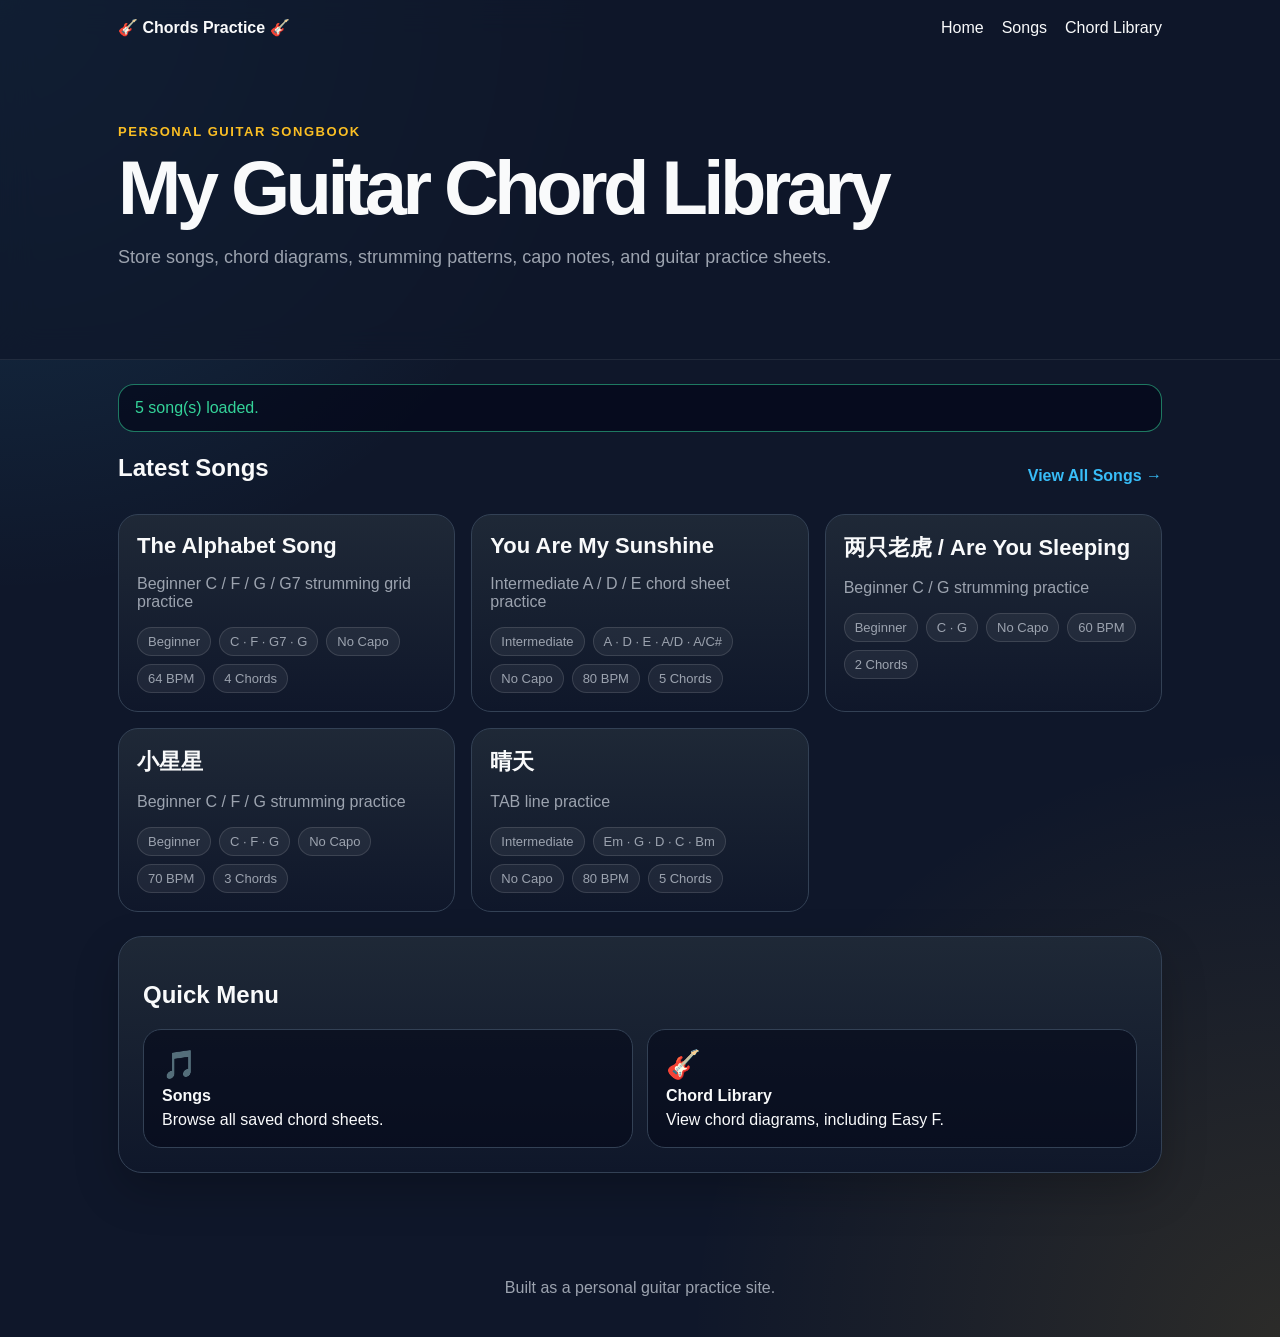
<file: index.html>
<!DOCTYPE html>
<html lang="zh-Hans">
<head>
  <meta charset="UTF-8" />
  <meta name="viewport" content="width=device-width, initial-scale=1.0" />
  <title>Guitar Chords Practice</title>
  <link rel="stylesheet" href="style.css" />
</head>
<body>
  <header class="site-header">
    <nav class="nav">
      <a class="logo" href="index.html">🎸 Chords Practice 🎸</a>
      <a href="index.html">Home</a>
      <a href="songs.html">Songs</a>
      <a href="chords.html">Chord Library</a>
    </nav>

    <section class="hero">
      <p class="eyebrow">Personal Guitar Songbook</p>
      <h1>My Guitar Chord Library</h1>
      <p class="hero-text">
        Store songs, chord diagrams, strumming patterns, capo notes, and guitar practice sheets.
      </p>
    </section>
  </header>

  <main class="container">
    <section class="status-card" id="statusBox">Loading songs...</section>

  <section>
    <div class="section-heading-row">
      <h2 class="section-title">Latest Songs</h2>
      <a class="text-link" href="songs.html">View All Songs →</a>
    </div>

    <div id="latestSongsGrid" class="song-grid compact"></div>
  </section>

    <section class="card quick-menu-card">
      <h2>Quick Menu</h2>
      <div class="quick-menu-grid">
        <a class="quick-menu-item" href="songs.html">
          <span class="quick-icon">🎵</span>
          <strong>Songs</strong>
          <span>Browse all saved chord sheets.</span>
        </a>
        <a class="quick-menu-item" href="chords.html">
          <span class="quick-icon">🎸</span>
          <strong>Chord Library</strong>
          <span>View chord diagrams, including Easy F.</span>
        </a>
      </div>
    </section>
  </main>

  <footer class="footer">
    Built as a personal guitar practice site.
  </footer>

  <script src="chords.js"></script>
  <script src="app.js"></script>
</body>
</html>
</file>
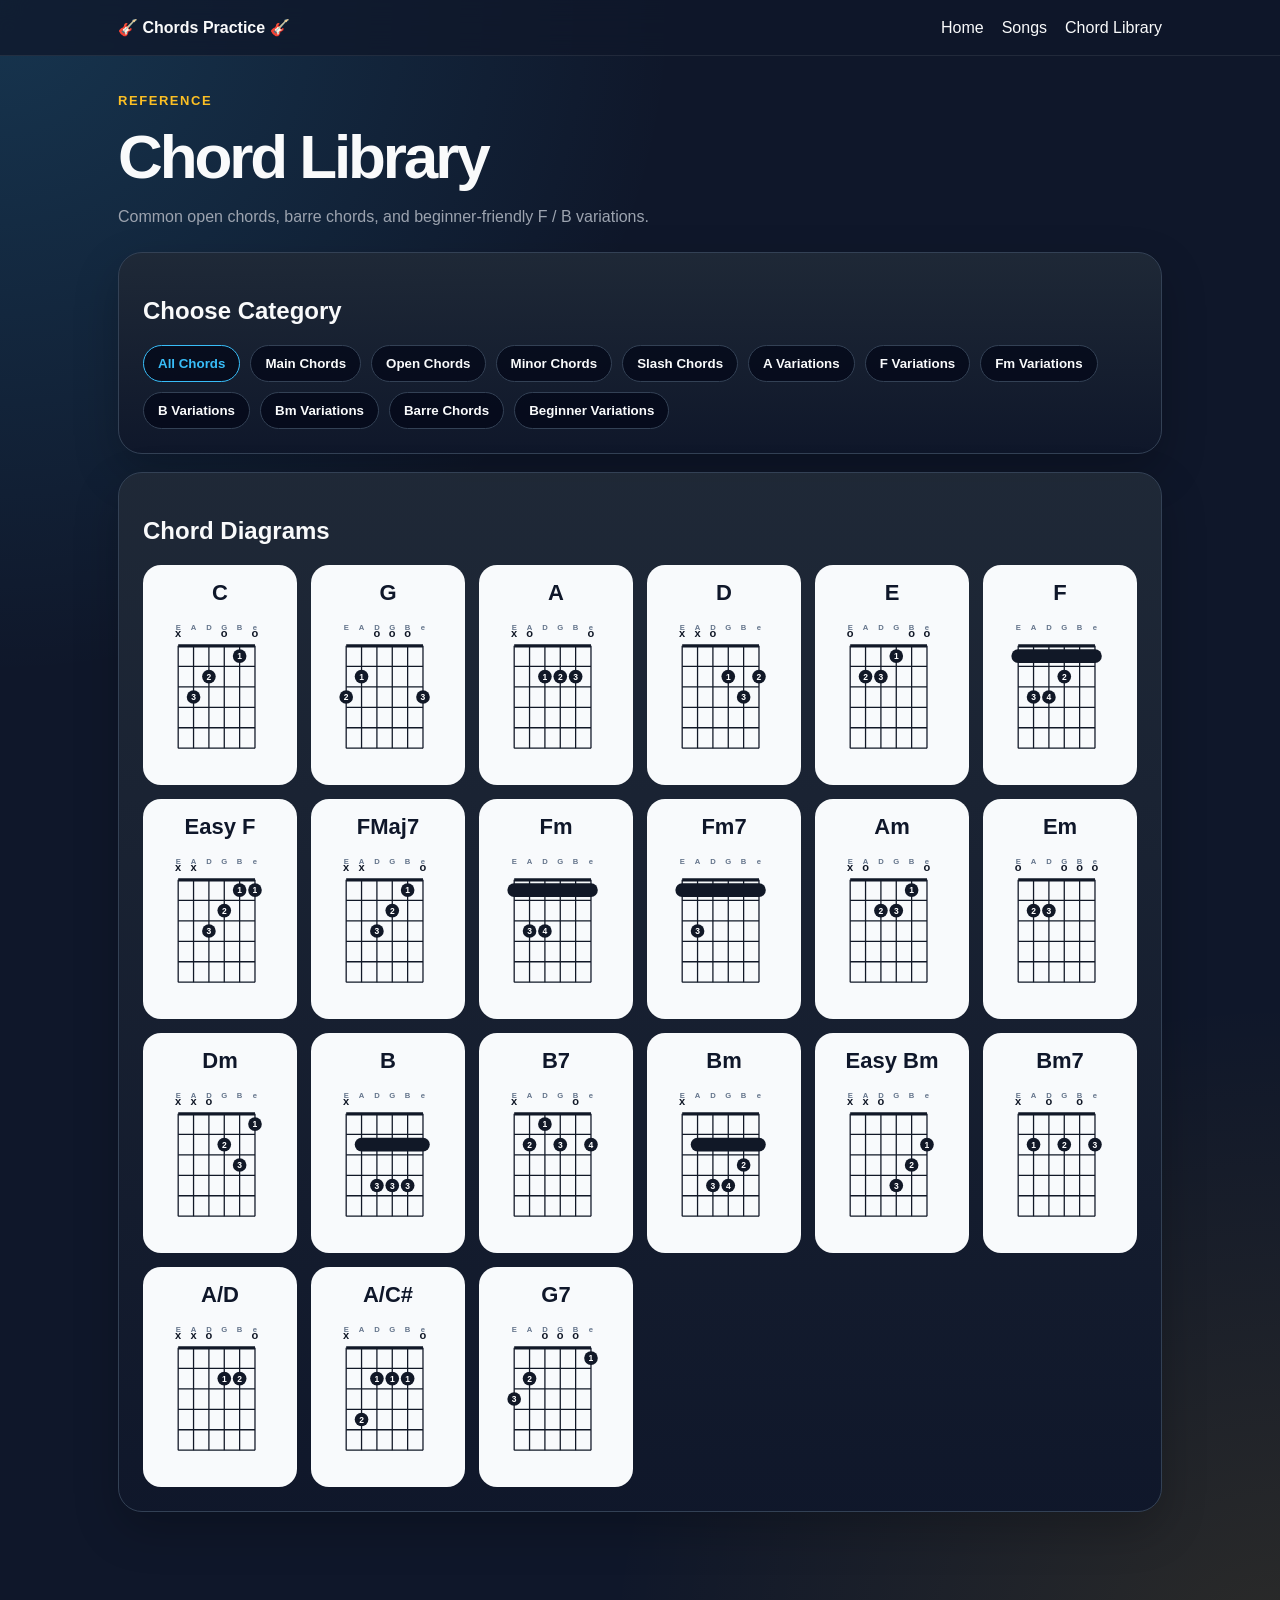
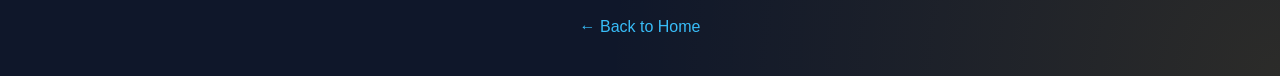
<file: chords.html>
<!DOCTYPE html>
<html lang="zh-Hans">
<head>
  <meta charset="UTF-8" />
  <meta name="viewport" content="width=device-width, initial-scale=1.0" />
  <title>Chord Library - Guitar Chords Practice</title>
  <link rel="stylesheet" href="style.css" />
</head>
<body>
  <header class="compact-header">
    <nav class="nav">
      <a class="logo" href="index.html">🎸 Chords Practice 🎸</a>
      <a href="index.html">Home</a>
      <a href="songs.html">Songs</a>
      <a href="chords.html">Chord Library</a>
    </nav>
  </header>

  <main class="container">
    <section class="page-intro">
      <p class="eyebrow">Reference</p>
      <h1>Chord Library</h1>
      <p class="muted">Common open chords, barre chords, and beginner-friendly F / B variations.</p>
    </section>

    <section class="card">
      <h2>Choose Category</h2>
      <div id="categoryButtons" class="category-pills"></div>
    </section>

    <section class="card">
      <h2>Chord Diagrams</h2>
      <div id="chordLibraryGrid" class="chord-grid"></div>
    </section>
  </main>

  <footer class="footer">
    <a href="index.html">← Back to Home</a>
  </footer>

  <script src="chords.js"></script>
  <script src="app.js"></script>
</body>
</html>
</file>
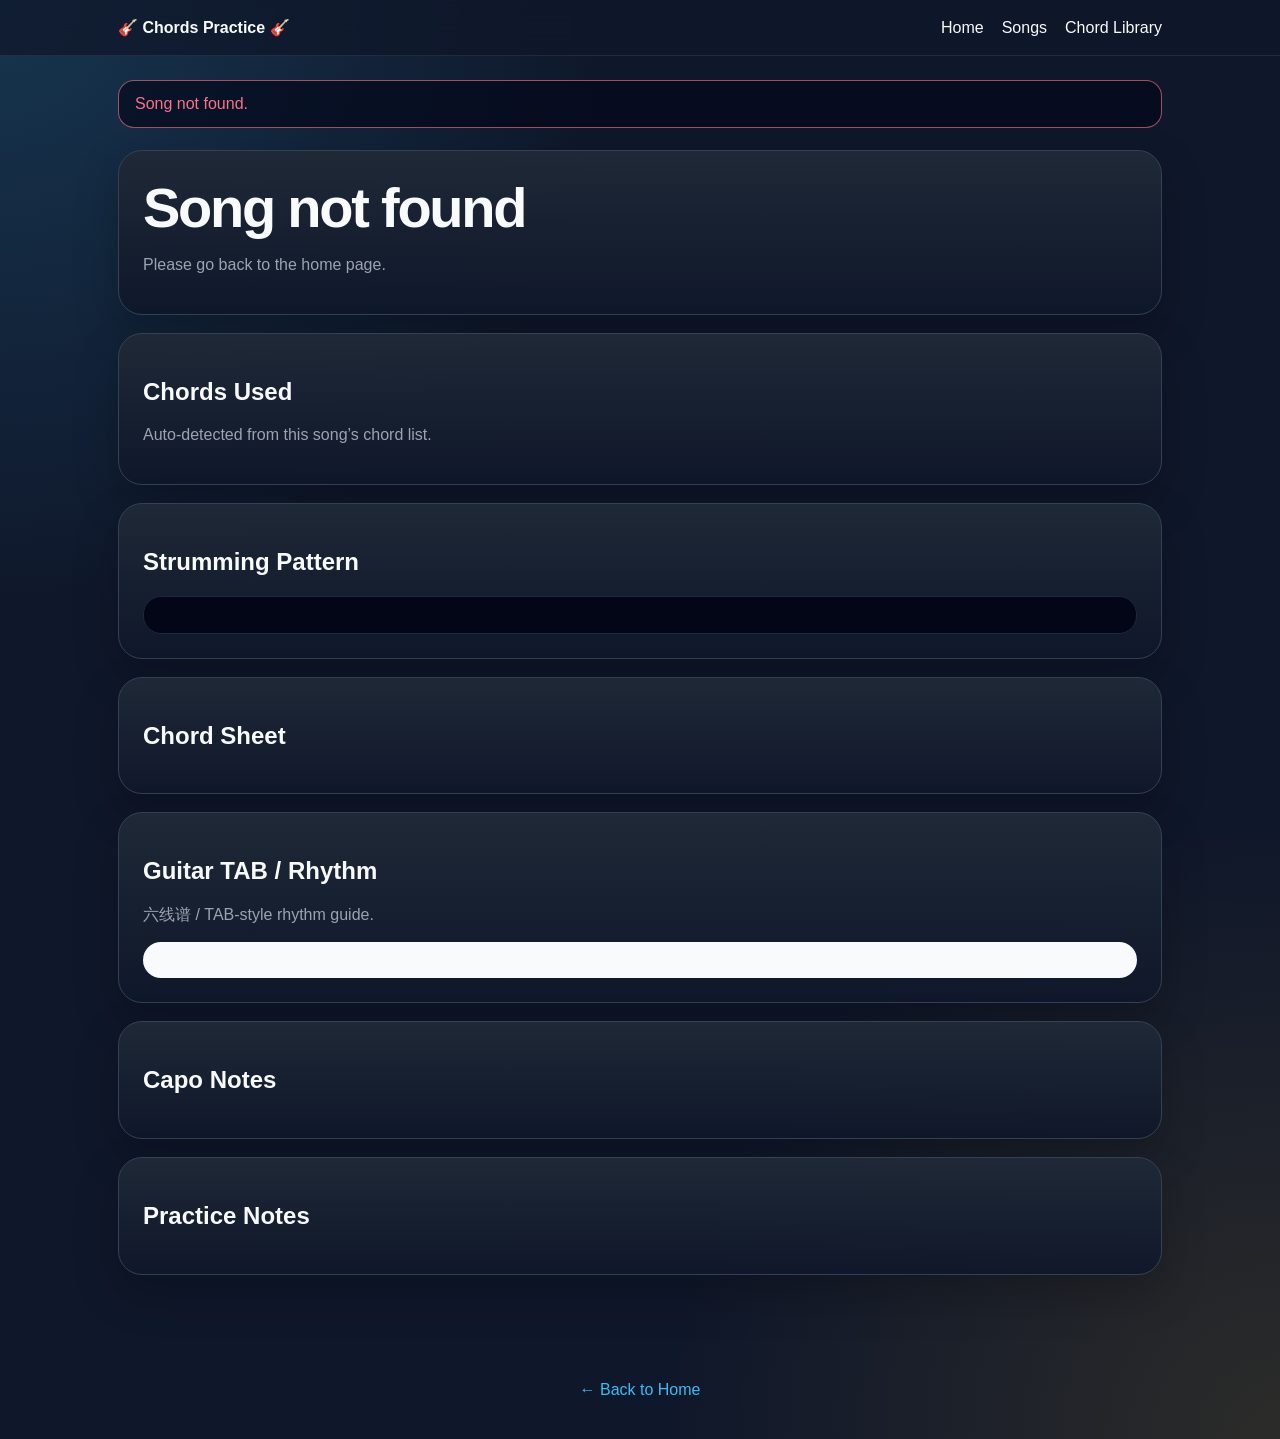
<file: song.html>
<!DOCTYPE html>
<html lang="zh-Hans">
<head>
  <meta charset="UTF-8" />
  <meta name="viewport" content="width=device-width, initial-scale=1.0" />
  <title>Song Sheet</title>
  <link rel="stylesheet" href="style.css" />
</head>
<body>
  <header class="compact-header">
    <nav class="nav">
      <a class="logo" href="index.html">🎸 Chords Practice 🎸</a>
      <a href="index.html">Home</a>
      <a href="songs.html">Songs</a>
      <a href="chords.html">Chord Library</a>
    </nav>
  </header>

  <main class="container">
    <section id="statusBox" class="status-card">Loading song...</section>
    <section id="songHero" class="song-hero"></section>

    <section class="card" id="songChordSection">
      <h2>Chords Used</h2>
      <p class="muted">Auto-detected from this song’s chord list.</p>
      <div id="songChordGrid" class="chord-grid"></div>
    </section>

    <section class="card">
      <h2>Strumming Pattern</h2>
      <div id="strummingBox" class="code-box"></div>
    </section>

    <section class="card">
      <h2>Chord Sheet</h2>
      <div id="sheet" class="sheet"></div>
    </section>

    <section class="card optional" id="tabSection">
      <h2>Guitar TAB / Rhythm</h2>
      <p class="muted">六线谱 / TAB-style rhythm guide.</p>
      <div id="tabBox" class="tab-box"></div>
    </section>

    <section class="card">
      <h2>Capo Notes</h2>
      <div id="capoNotes"></div>
    </section>

    <section class="card">
      <h2>Practice Notes</h2>
      <div id="practiceNotes"></div>
    </section>
  </main>

  <footer class="footer">
    <a href="index.html">← Back to Home</a>
  </footer>

  <script src="chords.js"></script>
  <script src="app.js"></script>
</body>
</html>
</file>
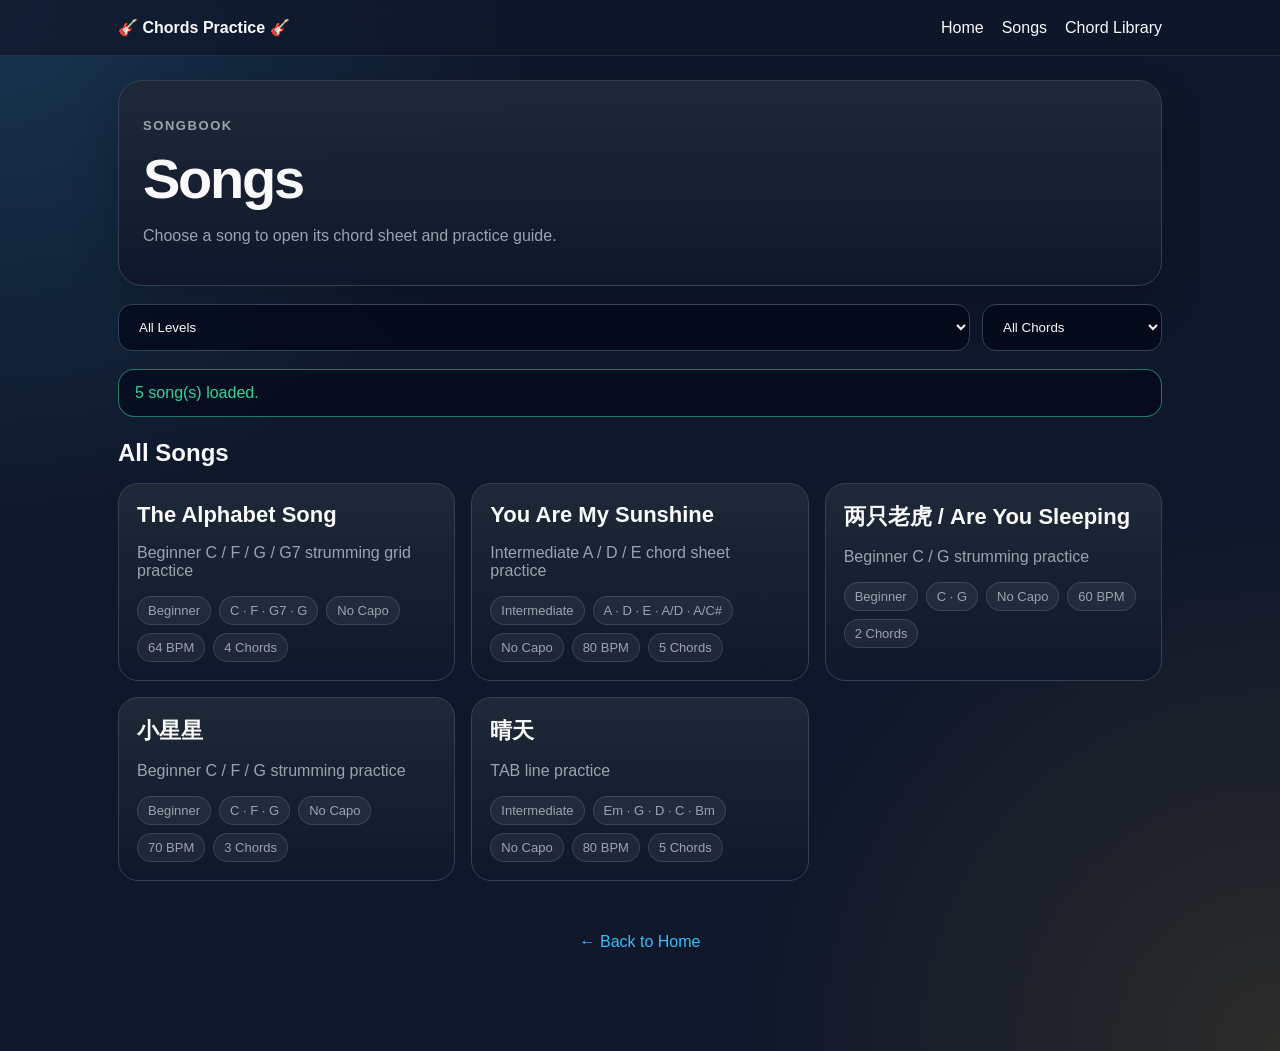
<file: songs.html>
<!DOCTYPE html>
<html lang="zh-Hans">
<head>
  <meta charset="UTF-8" />
  <meta name="viewport" content="width=device-width, initial-scale=1.0" />
  <title>Songs</title>
  <link rel="stylesheet" href="style.css" />
</head>
<body>
<header class="compact-header">
  <nav class="nav">
    <a class="logo" href="index.html">🎸 Chords Practice 🎸</a>
    <a href="index.html">Home</a>
    <a href="songs.html">Songs</a>
    <a href="chords.html">Chord Library</a>
  </nav>
</header>
<main class="container">
  <section class="song-hero">
    <p class="eyebrow">Songbook</p>
    <h1>Songs</h1>
    <p>Choose a song to open its chord sheet and practice guide.</p>
  </section>

  <section class="toolbar">
    <select id="levelFilter">
      <option value="all">All Levels</option>
      <option value="Beginner">Beginner</option>
      <option value="Intermediate">Intermediate</option>
    </select>
    <select id="chordFilter">
      <option value="all">All Chords</option>
    </select>
  </section>

  <section id="statusBox" class="status-card">Loading songs...</section>

  <section>
    <h2 class="section-title">All Songs</h2>
    <div id="allSongsGrid" class="song-grid"></div>
  </section>

  <footer class="footer">
    <a href="index.html">← Back to Home</a>
  </footer>
</main>
<script src="chords.js"></script>
<script src="app.js"></script>
</body>
</html>
</file>
<file: style.css>
:root {
  --bg: #0f172a;
  --panel: #111827;
  --panel-soft: #1f2937;
  --text: #f9fafb;
  --muted: #9ca3af;
  --line: #334155;
  --accent: #fbbf24;
  --accent-blue: #38bdf8;
  --code: #020617;
  --success: #34d399;
  --error: #fb7185;
}

* { box-sizing: border-box; }

body {
  margin: 0;
  font-family: Inter, "Segoe UI", "Microsoft YaHei", Arial, sans-serif;
  color: var(--text);
  background:
    radial-gradient(circle at top left, rgba(56,189,248,0.18), transparent 32%),
    radial-gradient(circle at bottom right, rgba(251,191,36,0.12), transparent 32%),
    var(--bg);
  min-height: 100vh;
}

a { color: inherit; text-decoration: none; }

.site-header, .compact-header {
  border-bottom: 1px solid rgba(255,255,255,0.08);
  background: rgba(15,23,42,0.75);
  backdrop-filter: blur(16px);
}

.nav {
  max-width: 1080px;
  margin: 0 auto;
  padding: 18px;
  display: flex;
  gap: 18px;
  align-items: center;
}

.logo { font-weight: 800; margin-right: auto; }

.hero {
  max-width: 1080px;
  margin: 0 auto;
  padding: 56px 18px 68px;
}

.eyebrow {
  color: var(--accent);
  font-weight: 700;
  letter-spacing: 0.12em;
  text-transform: uppercase;
  font-size: 13px;
}

.hero h1 {
  margin: 10px 0;
  font-size: clamp(38px, 7vw, 76px);
  letter-spacing: -0.06em;
  line-height: 0.95;
}

.hero-text {
  max-width: 720px;
  color: var(--muted);
  font-size: 18px;
  line-height: 1.7;
}

.container {
  max-width: 1080px;
  margin: 0 auto;
  padding: 24px 18px 60px;
}

.toolbar {
  display: grid;
  grid-template-columns: 1fr 180px;
  gap: 12px;
  margin-bottom: 18px;
}

input, select {
  width: 100%;
  border: 1px solid var(--line);
  border-radius: 14px;
  padding: 14px 16px;
  color: var(--text);
  background: rgba(2,6,23,0.72);
  outline: none;
}

.status-card {
  background: rgba(2,6,23,0.62);
  border: 1px solid var(--line);
  color: var(--muted);
  border-radius: 16px;
  padding: 14px 16px;
  margin-bottom: 22px;
}

.status-card.success {
  border-color: rgba(52,211,153,0.55);
  color: var(--success);
}

.status-card.error {
  border-color: rgba(251,113,133,0.65);
  color: var(--error);
}

.section-title { margin: 0 0 16px; }

.song-grid {
  display: grid;
  grid-template-columns: repeat(auto-fit, minmax(260px, 1fr));
  gap: 16px;
  margin-bottom: 24px;
}

.song-card {
  background: linear-gradient(180deg, rgba(31,41,55,0.96), rgba(15,23,42,0.96));
  border: 1px solid var(--line);
  border-radius: 20px;
  padding: 18px;
  transition: transform 0.18s ease, border-color 0.18s ease;
}

.song-card:hover {
  transform: translateY(-3px);
  border-color: var(--accent-blue);
}

.song-card h3 { margin: 0 0 8px; font-size: 22px; }
.song-card p { color: var(--muted); }

.meta-line {
  display: flex;
  flex-wrap: wrap;
  gap: 8px;
  margin-top: 14px;
}

.badge {
  border: 1px solid rgba(255,255,255,0.12);
  background: rgba(255,255,255,0.06);
  color: var(--muted);
  border-radius: 999px;
  padding: 6px 10px;
  font-size: 13px;
}

.song-hero, .card {
  background: linear-gradient(180deg, rgba(31,41,55,0.96), rgba(15,23,42,0.96));
  border: 1px solid var(--line);
  border-radius: 24px;
  padding: 24px;
  margin-bottom: 18px;
  box-shadow: 0 18px 45px rgba(0,0,0,0.22);
}

.card.optional.hidden { display: none; }

.song-hero h1 {
  margin: 0 0 8px;
  font-size: clamp(32px, 5vw, 56px);
  letter-spacing: -0.04em;
}

.song-hero p, .muted { color: var(--muted); }

.info-grid {
  display: grid;
  grid-template-columns: repeat(auto-fit, minmax(160px, 1fr));
  gap: 12px;
  margin-top: 18px;
}

.info-card {
  background: rgba(2,6,23,0.55);
  border: 1px solid var(--line);
  border-radius: 16px;
  padding: 14px;
}

.info-card span {
  display: block;
  color: var(--muted);
  font-size: 13px;
  margin-bottom: 5px;
}

.info-card strong { font-size: 18px; }

.chord-grid {
  display: grid;
  grid-template-columns: repeat(auto-fit, minmax(135px, 1fr));
  gap: 14px;
  margin-top: 16px;
}

.chord-card {
  background: #f8fafc;
  color: #0f172a;
  border-radius: 18px;
  padding: 14px 10px 8px;
  text-align: center;
  border: 1px solid rgba(255,255,255,0.12);
}

.chord-name {
  font-weight: 900;
  font-size: 22px;
  margin-bottom: 4px;
}

.chord-svg {
  width: 128px;
  max-width: 100%;
  height: auto;
}

.chord-line {
  stroke: #111827;
  stroke-width: 1.5;
}

.nut-line {
  stroke: #111827;
  stroke-width: 4;
}

.barre-line {
  stroke: #111827;
  stroke-width: 16;
  stroke-linecap: round;
}

.finger-dot {
  fill: #111827;
}

.finger-text {
  fill: #ffffff;
  font-size: 10px;
  text-anchor: middle;
  font-weight: 800;
}

.mute-open {
  fill: #111827;
  font-size: 13px;
  text-anchor: middle;
  font-weight: 900;
}

.small-label {
  fill: #64748b;
  font-size: 9px;
  text-anchor: middle;
  font-weight: 700;
}

.code-box {
  background: var(--code);
  border: 1px solid #1e293b;
  border-radius: 18px;
  padding: 18px;
  overflow-x: auto;
  font-family: "JetBrains Mono", Consolas, "Courier New", monospace;
}

.pattern {
  display: inline-block;
  color: var(--accent);
  font-size: 28px;
  letter-spacing: 0.16em;
  background: rgba(251,191,36,0.08);
  border: 1px solid rgba(251,191,36,0.22);
  border-radius: 12px;
  padding: 10px 14px;
}

.count {
  color: var(--muted);
  margin-top: 12px;
  white-space: pre;
}

.note-text, .note-list {
  color: var(--muted);
  line-height: 1.9;
}

.sheet { display: grid; gap: 16px; }

.song-line {
  background: rgba(2,6,23,0.62);
  border: 1px solid #263244;
  border-radius: 18px;
  padding: 18px;
  overflow-x: auto;
}

.chord-label {
  display: inline-flex;
  min-width: 42px;
  height: 42px;
  align-items: center;
  justify-content: center;
  border-radius: 12px;
  background: rgba(56,189,248,0.14);
  color: var(--accent-blue);
  border: 1px solid rgba(56,189,248,0.34);
  font-size: 24px;
  font-weight: 900;
  margin-bottom: 12px;
}

.align-grid {
  display: grid;
  grid-template-columns: repeat(var(--cols), minmax(36px, 42px));
  grid-template-rows: repeat(3, auto);
  gap: 4px 0;
  width: max-content;
  font-family: "JetBrains Mono", Consolas, "Courier New", monospace;
}

.cell {
  min-height: 28px;
  display: flex;
  align-items: center;
  justify-content: center;
  white-space: pre;
}

.beat-cell { color: var(--muted); font-size: 13px; }
.strum-cell { color: var(--accent); font-weight: 900; font-size: 22px; }
.lyric-cell {
  font-family: "Microsoft YaHei", "PingFang SC", sans-serif;
  color: var(--text);
  font-size: 21px;
  font-weight: 700;
}
.empty { color: #334155; }

.tab-box {
  overflow-x: auto;
  background: #f8fafc;
  color: #111827;
  border-radius: 18px;
  padding: 18px;
}

.tab-staff {
  font-family: "JetBrains Mono", Consolas, "Courier New", monospace;
  white-space: pre;
  line-height: 1.25;
  font-size: 15px;
}

.tab-title {
  color: #334155;
  font-weight: 800;
  margin: 0 0 10px;
}

.capo-table {
  width: 100%;
  border-collapse: collapse;
  overflow: hidden;
  border-radius: 14px;
}

.capo-table th, .capo-table td {
  border: 1px solid var(--line);
  padding: 12px;
  text-align: left;
}

.capo-table th {
  background: rgba(2,6,23,0.72);
  color: var(--accent);
}

.capo-table td { background: rgba(15,23,42,0.72); }

.footer {
  color: var(--muted);
  text-align: center;
  padding: 28px 18px 40px;
}

.footer a { color: var(--accent-blue); }

@media (max-width: 700px) {
  .toolbar { grid-template-columns: 1fr; }
  .align-grid { grid-template-columns: repeat(var(--cols), 34px); }
  .lyric-cell { font-size: 18px; }
  .strum-cell { font-size: 19px; }
}

.page-intro {
  margin-bottom: 26px;
}

.page-intro h1 {
  margin: 10px 0;
  font-size: clamp(36px, 6vw, 62px);
  letter-spacing: -0.05em;
}

.section-heading-row {
  display: flex;
  justify-content: space-between;
  align-items: center;
  gap: 16px;
  margin-bottom: 16px;
}

.text-link {
  color: var(--accent-blue);
  font-weight: 800;
}

.quick-menu-grid {
  display: grid;
  grid-template-columns: repeat(auto-fit, minmax(240px, 1fr));
  gap: 14px;
  margin-top: 16px;
}

.quick-menu-item {
  display: grid;
  gap: 6px;
  background: rgba(2,6,23,0.55);
  border: 1px solid var(--line);
  border-radius: 18px;
  padding: 18px;
  transition: transform 0.18s ease, border-color 0.18s ease;
}

.quick-menu-item:hover {
  transform: translateY(-3px);
  border-color: var(--accent-blue);
}

.quick-icon {
  font-size: 28px;
}

.compact-toolbar {
  grid-template-columns: repeat(auto-fit, minmax(180px, 1fr));
}

.filter-button-row {
  display: flex;
  flex-wrap: wrap;
  gap: 10px;
  margin-top: 14px;
}

.filter-button {
  border: 1px solid var(--line);
  border-radius: 999px;
  padding: 10px 14px;
  color: var(--text);
  background: rgba(2,6,23,0.72);
  cursor: pointer;
  font-weight: 800;
}

.filter-button.active,
.filter-button:hover {
  border-color: var(--accent-blue);
  color: var(--accent-blue);
}


.category-pills {
  display: flex;
  flex-wrap: wrap;
  gap: 10px;
  margin-top: 18px;
}

.category-pill {
  border: 1px solid var(--line);
  background: rgba(2,6,23,0.72);
  color: var(--text);
  border-radius: 999px;
  padding: 10px 14px;
  cursor: pointer;
  font-weight: 700;
}

.category-pill:hover,
.category-pill.active {
  border-color: var(--accent-blue);
  color: var(--accent-blue);
}

.page-actions {
  margin: 12px 0 24px;
}

.page-actions a {
  color: var(--accent-blue);
  font-weight: 700;
}

.song-grid.compact {
  margin-top: 16px;
}


/* Chord sheet mode */
.chord-sheet-box {
  background: #f8fafc;
  color: #111827;
  border-radius: 18px;
  padding: 22px;
  overflow-x: auto;
}

.chord-sheet-section {
  margin-bottom: 28px;
}

.chord-sheet-section h3 {
  color: #0f172a;
  font-size: 18px;
  margin: 0 0 12px;
}

.chord-sheet-line {
  font-family: "JetBrains Mono", Consolas, "Courier New", monospace;
  white-space: pre;
  line-height: 1.45;
  font-size: 15px;
  margin: 8px 0;
}

.chord-row {
  color: #111827;
  font-weight: 900;
}

.lyric-row {
  color: #111827;
}

.progression-row {
  font-family: "JetBrains Mono", Consolas, "Courier New", monospace;
  background: #e2e8f0;
  color: #0f172a;
  border-radius: 12px;
  padding: 12px;
  white-space: pre-wrap;
  line-height: 1.7;
}

.song-format-badge {
  color: var(--accent-blue);
}


/* TAB Song Builder Mode */
.tab-builder{
    display:flex;
    flex-direction:column;
    gap:12px;
    padding:20px;
}

.tab-builder-row{
    display:flex;
    flex-wrap:wrap;
    gap:10px;
}

.tab-item{
    min-width:40px;
    text-align:center;
}

.tab-item.chord{
    font-weight:700;
    color:#58a6ff;
}

.tab-item.number{
    color:#f7c948;
}

.tab-item.lyric{
    color:#ffffff;
}

.tab-line-list {
  display: grid;
  gap: 28px;
}

.tab-phrase {
  padding: 16px 0;
}

.tab-phrase-chord {
  font-size: 24px;
  font-weight: 900;
  color: #2563eb;
  margin-bottom: 8px;
}

.tab-mini-staff {
  width: 100%;
  max-width: 700px;
  margin-bottom: 8px;
}

.tab-mini-row {
  display: flex;
  align-items: center;
  height: 24px;
}

.tab-string-name {
  width: 24px;
  font-family: monospace;
  color: #0f172a;
}

.tab-mini-line {
  flex: 1;
  border-top: 2px solid #0f172a;
  position: relative;
}

.tab-note {
  position: absolute;
  left: 40px;
  top: -13px;
  background: #f8fafc;
  padding: 0 4px;
  font-weight: 700;
}

.tab-phrase-numbers {
  font-family: monospace;
  font-weight: 700;
  margin-top: 8px;
  color: #0f172a;
}

.tab-phrase-lyrics {
  font-size: 18px;
  margin-top: 4px;
  color: #0f172a;
}


/* Line-by-line TAB display */
.tab-line-list {
  display: grid;
  gap: 30px;
  color: #0f172a;
}

.tab-phrase {
  padding: 4px 0 10px;
}

.tab-phrase-chord {
  font-size: 22px;
  font-weight: 900;
  color: #2563eb;
  margin-bottom: 8px;
}

.tab-mini-staff {
  width: 100%;
  max-width: 760px;
  margin-bottom: 10px;
}

.tab-mini-row {
  display: flex;
  align-items: center;
  height: 24px;
}

.tab-string-name {
  width: 26px;
  font-family: "JetBrains Mono", Consolas, "Courier New", monospace;
  color: #0f172a;
}

.tab-mini-line {
  flex: 1;
  border-top: 2px solid #0f172a;
  position: relative;
  min-width: 280px;
}

.tab-note {
  position: absolute;
  left: 42px;
  top: -13px;
  background: #f8fafc;
  padding: 0 5px;
  font-weight: 800;
  font-family: "JetBrains Mono", Consolas, "Courier New", monospace;
  color: #0f172a;
}

.tab-phrase-numbers {
  font-family: "JetBrains Mono", Consolas, "Courier New", monospace;
  font-weight: 800;
  margin-top: 8px;
  color: #0f172a;
}

.tab-phrase-lyrics {
  font-size: 18px;
  margin-top: 4px;
  color: #0f172a;
}

.tab-builder-simple {
  display: grid;
  gap: 10px;
  color: #0f172a;
}

.tab-builder-row {
  display: flex;
  flex-wrap: wrap;
  gap: 12px;
}

.tab-builder-chord {
  font-weight: 900;
  color: #2563eb;
}

.tab-builder-number {
  font-weight: 800;
  color: #92400e;
}

.tab-builder-lyric {
  color: #0f172a;
}

.tab-line-score {
  position: relative;
  background: #f8fafc;
  color: #0f172a;
  border-radius: 18px;
  padding: 180px 24px 72px;
  margin-bottom: 34px;
  overflow-x: auto;
  min-width: 760px;
}

.tab-line-chords {
  position: absolute;
  left: 58px;
  right: 28px;
  top: 18px;
  height: 24px;
}

.tab-line-chord {
  position: absolute;
  transform: translateX(-50%);
  color: #2563eb;
  font-weight: 900;
  font-size: 18px;
}

.tab-line-staff {
  display: grid;
}

.tab-line-row {
  display: flex;
  align-items: center;
  height: 28px;
}

.tab-string-name {
  width: 28px;
  font-family: monospace;
  color: #0f172a;
}

.tab-line-horizontal {
  position: relative;
  flex: 1;
  min-width: 660px;
  border-top: 2px solid #0f172a;
}

.tab-line-bar {
  position: absolute;
  top: -14px;
  height: 28px;
  border-left: 2px solid #0f172a;
}

.tab-line-note {
  position: absolute;
  top: -13px;
  transform: translateX(-50%);
  background: #f8fafc;
  padding: 0 4px;
  font-family: monospace;
  font-weight: 900;
}

.tab-line-numbers,
.tab-line-lyrics {
  position: relative;
  margin-left: 28px;
  min-width: 660px;
  height: 28px;
}

.tab-line-number,
.tab-line-lyric {
  position: absolute;
  transform: translateX(-50%);
  white-space: nowrap;
}

.tab-line-number {
  font-family: monospace;
  font-weight: 900;
}

.tab-line-lyrics {
  margin-top: 6px;
  font-size: 18px;
}

.tab-line-chord-diagrams {
  position: relative;
  height: 210px;
  margin-left: 28px;
  min-width: 660px;
}

.tab-line-chord-diagram {
  position: absolute;
  transform: translateX(-50%) scale(0.72);
  transform-origin: top center;
  top: 0;
}

.tab-line-chord-diagrams {
  position: relative;
  height: 150px;
  margin-left: 28px;
  min-width: 660px;
}

.tab-line-chord-diagram {
  position: absolute;
  top: 0;
  transform: translateX(-35%) scale(0.5);
  transform-origin: top center;
}

.tab-line-chord-name {
  text-align: center;
  font-weight: 900;
  color: #2563eb;
  margin-top: -10px;
}

.tab-line-chord-diagram .chord-card {
  margin: 0;
}
</file>
